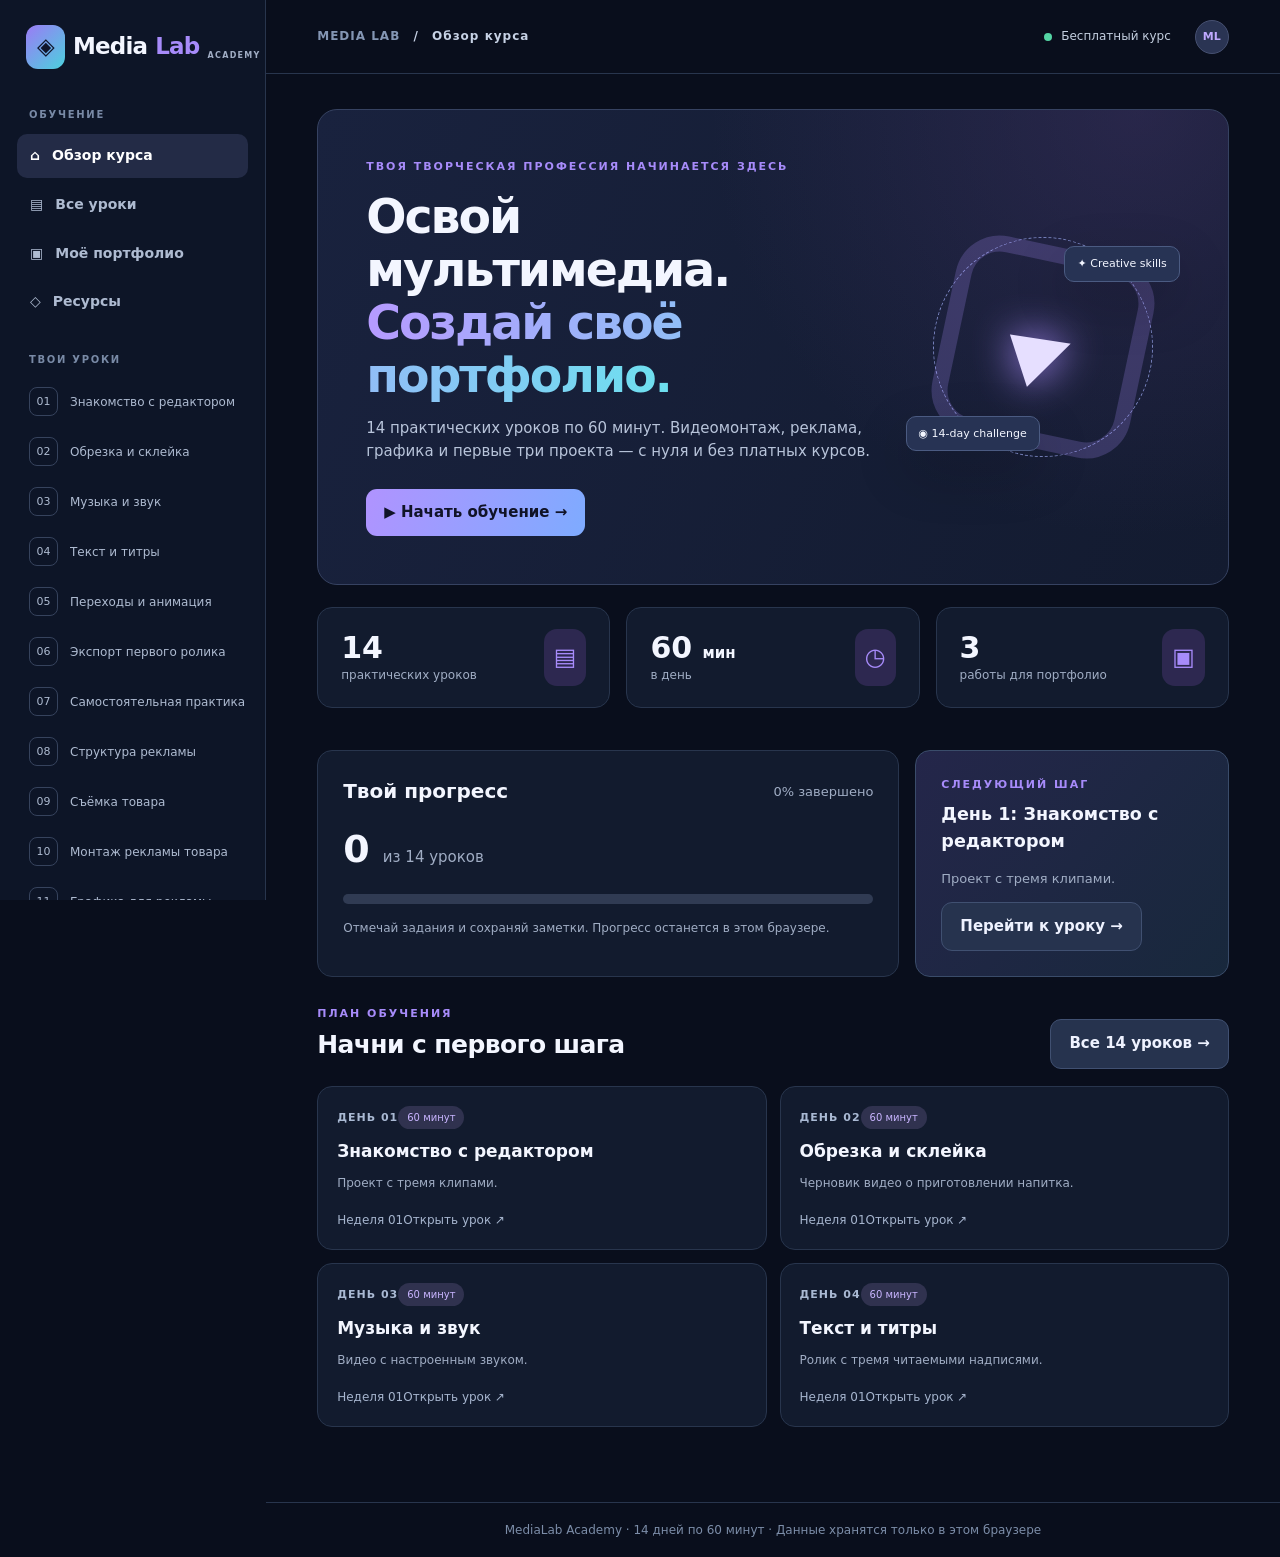
<file: index.html>
<!doctype html>
<html lang="ru"><head><meta charset="utf-8"><meta name="viewport" content="width=device-width,initial-scale=1">
<meta name="theme-color" content="#0a1020"><meta name="description" content="Интерактивный 14-дневный курс мультимедиа: уроки, упражнения, заметки, прогресс и портфолио.">
<title>MediaLab — мультимедиа с нуля</title><link rel="stylesheet" href="styles.css"></head>
<body>
<div class="app">
<aside class="sidebar" id="sidebar">
<a href="#overview" class="logo"><span class="logoicon">◈</span> Media<span>Lab</span><small>ACADEMY</small></a>
<div class="sidebarlabel">ОБУЧЕНИЕ</div>
<nav class="mainnav" aria-label="Главная навигация">
<button data-view="overview" class="navbtn active">⌂ <span>Обзор курса</span></button>
<button data-view="lessons" class="navbtn">▤ <span>Все уроки</span></button>
<button data-view="portfolio" class="navbtn">▣ <span>Моё портфолио</span></button>
<button data-view="resources" class="navbtn">◇ <span>Ресурсы</span></button>
</nav>
<div class="sidebarlabel weeklabel">ТВОИ УРОКИ</div><div id="sideDays" class="sideDays"></div>
<div class="sidebottom"><div class="sideprogress"><span>Твой прогресс</span><b id="sidePercent">0%</b><div class="track"><i id="sideBar"></i></div></div><button id="exportBtn" class="ghostbtn">↓ Экспорт прогресса</button><label class="importlabel" for="importFile">↑ Импорт прогресса</label><input id="importFile" type="file" accept="application/json,.json" hidden></div>
</aside>
<div class="maincolumn">
<header class="topbar"><button id="menuBtn" class="menubtn" aria-label="Открыть меню">☰</button><div class="breadcrumb">MEDIA LAB <span>/</span> <span id="breadcrumb">Обзор курса</span></div><div class="topright"><span class="statusdot"></span> Бесплатный курс <span class="topavatar">ML</span></div></header>
<main id="content" tabindex="-1"></main>
<footer>MediaLab Academy · 14 дней по 60 минут · Данные хранятся только в этом браузере</footer>
</div></div>
<div id="toast" role="status" aria-live="polite"></div>
<script src="data.js"></script><script src="app.js"></script>
</body></html>
</file>
<file: styles.css>
:root{color-scheme:dark;--bg:#090e1c;--panel:#121b2e;--panel2:#18243a;--line:#28354d;--text:#f3f6ff;--muted:#a0adc4;--purple:#a78bfa;--cyan:#50d8e8;--green:#54d5a4;--shadow:0 20px 55px #0003}*{box-sizing:border-box}html{scroll-behavior:smooth}body{margin:0;background:var(--bg);color:var(--text);font:15px/1.55 Inter,system-ui,-apple-system,Segoe UI,sans-serif}button,input,textarea{font:inherit}button{cursor:pointer}button:focus-visible,a:focus-visible,input:focus-visible,textarea:focus-visible{outline:2px solid var(--cyan);outline-offset:3px}a{color:inherit;text-decoration:none}.app{display:grid;grid-template-columns:266px minmax(0,1fr);min-height:100vh}.sidebar{position:sticky;top:0;height:100vh;overflow:auto;background:#0d1527;border-right:1px solid var(--line);padding:25px 17px;display:flex;flex-direction:column;z-index:10}.logo{display:flex;align-items:center;gap:8px;font-size:23px;font-weight:850;letter-spacing:-.8px;padding:0 9px 30px}.logo span:not(.logoicon){color:var(--purple)}.logoicon{background:linear-gradient(135deg,#9b7bf5,#4bd1de);border-radius:12px;padding:4px 11px;color:#10152b}.logo small{font-size:8px;letter-spacing:1.3px;align-self:end;margin-bottom:6px;color:var(--muted)}.sidebarlabel{font-size:10px;letter-spacing:1.7px;color:#798aa6;font-weight:800;margin:8px 12px 12px}.weeklabel{margin-top:28px}.mainnav,.sideDays{display:grid;gap:5px}.navbtn,.daybtn{border:0;text-align:left;color:#aebbd1;background:transparent;border-radius:10px;display:flex;align-items:center;gap:12px;padding:11px 13px;width:100%}.navbtn{font-weight:650;font-size:14px}.navbtn.active,.navbtn:hover,.daybtn.active,.daybtn:hover{background:#232b46;color:#fff}.daybtn{padding:8px 12px;font-size:12px}.daybtn .daynum{display:grid;place-items:center;border:1px solid #36435d;border-radius:8px;width:29px;height:29px;flex:none;font-size:11px}.daybtn.done .daynum{background:#1d5c51;color:#75edc5;border-color:#1d5c51}.daybtn .dayname{overflow:hidden;white-space:nowrap;text-overflow:ellipsis}.sidebottom{margin-top:auto;padding:22px 10px 0}.sideprogress{font-size:12px;display:grid;grid-template-columns:1fr auto;gap:9px;color:var(--muted)}.sideprogress b{color:var(--text)}.track{grid-column:span 2;height:7px;background:#303b53;border-radius:20px;overflow:hidden}.track i{display:block;height:100%;width:0;background:linear-gradient(90deg,var(--purple),var(--cyan));border-radius:20px;transition:width .25s}.ghostbtn,.importlabel{display:block;width:100%;text-align:center;background:transparent;border:1px solid var(--line);color:#d7e0f2;border-radius:9px;padding:10px;margin-top:13px;font-size:12px;cursor:pointer}.importlabel{margin-top:6px}.ghostbtn:hover,.importlabel:hover{background:#202b42}.maincolumn{min-width:0}.topbar{height:74px;border-bottom:1px solid var(--line);display:flex;align-items:center;justify-content:space-between;padding:0 clamp(22px,4vw,62px);gap:12px}.breadcrumb{font-size:12px;letter-spacing:1px;font-weight:750;color:#8496b4}.breadcrumb span{color:#c7d2e5;margin-left:8px}.topright{font-size:12px;color:#c4cfe0;display:flex;align-items:center;gap:9px}.statusdot{width:8px;height:8px;background:var(--green);border-radius:50%}.topavatar{display:grid;place-items:center;background:#2a3453;border:1px solid #465071;width:34px;height:34px;border-radius:50%;margin-left:15px;color:#bfa9ff;font-size:11px;font-weight:800}.menubtn{display:none;background:none;border:0;color:#fff;font-size:22px}main{max-width:1280px;margin:0 auto;padding:35px clamp(22px,4vw,62px) 75px;min-height:calc(100vh - 125px)}footer{border-top:1px solid var(--line);padding:18px 45px;color:#7c8da8;font-size:12px;text-align:center}.eyebrow{color:var(--purple);font-size:11px;font-weight:850;letter-spacing:2px;text-transform:uppercase}.hero{display:grid;grid-template-columns:1.5fr .8fr;gap:25px;align-items:center;background:radial-gradient(circle at 90% 0%,#46356c66,transparent 45%),linear-gradient(115deg,#19223e,#131b30);border:1px solid #364261;border-radius:20px;padding:clamp(25px,4vw,48px);overflow:hidden;position:relative}.hero h1{font-size:clamp(32px,3.7vw,56px);line-height:1.12;letter-spacing:-2px;margin:15px 0}.hero h1 em{font-style:normal;background:linear-gradient(90deg,#b69aff,#6de0ef);background-clip:text;color:transparent}.hero p{color:#b8c4da;max-width:580px;margin-bottom:25px}.heroart{min-height:225px;display:grid;place-items:center;position:relative}.orbit{width:220px;height:220px;border:1px dashed #7984c0;border-radius:50%;display:grid;place-items:center;transform:rotate(-18deg)}.orbit:before{content:"";width:170px;height:170px;position:absolute;border:16px solid #a68bf53b;border-radius:45px;transform:rotate(30deg)}.play{font-size:72px;color:#e6dfff;text-shadow:0 0 40px #ad8eff}.pill{position:absolute;background:#273354;border:1px solid #4b5b82;border-radius:10px;padding:8px 12px;font-size:11px;box-shadow:var(--shadow)}.pill.one{top:12px;right:0}.pill.two{bottom:8px;left:0}.primary,.secondary{border:0;border-radius:11px;padding:12px 18px;font-weight:800;display:inline-flex;align-items:center;justify-content:center;gap:8px}.primary{background:linear-gradient(110deg,#b093ff,#7eabff);color:#101327}.primary:hover{filter:brightness(1.12)}.secondary{background:#26334e;color:#eef2ff;border:1px solid #405071}.secondary:hover{background:#334362}.statsgrid{display:grid;grid-template-columns:repeat(3,1fr);gap:16px;margin:22px 0 42px}.statcard,.panel,.lessoncard,.resourcecard,.projectcard{background:var(--panel);border:1px solid var(--line);border-radius:15px}.statcard{padding:21px 23px;display:flex;align-items:center;justify-content:space-between;gap:10px}.statcard .value{font-size:30px;font-weight:850;line-height:1.2}.statcard .hint{font-size:12px;color:var(--muted)}.statcard .ico{font-size:24px;color:var(--purple);background:#2d2850;padding:10px;border-radius:13px}.sectiontitle{display:flex;justify-content:space-between;align-items:end;gap:15px;margin:28px 0 17px}.sectiontitle h2{font-size:25px;letter-spacing:-.6px;margin:4px 0}.sectiontitle p{color:var(--muted);font-size:13px;margin:0}.lessongrid{display:grid;grid-template-columns:repeat(2,minmax(0,1fr));gap:13px}.lessoncard{padding:19px;display:flex;flex-direction:column;gap:11px;min-height:164px;text-align:left;color:var(--text);transition:transform .15s,border-color .15s}.lessoncard:hover{transform:translateY(-2px);border-color:#8377b6}.lessoncard .cardtop{display:flex;justify-content:space-between;align-items:center}.daytag{color:#a9b9d3;font-size:11px;font-weight:800;letter-spacing:1px}.tag{font-size:10px;padding:4px 9px;border-radius:20px;background:#30324f;color:#c9b5ff}.tag.completed{background:#1b463f;color:#7ce6c0}.lessoncard h3{font-size:17px;margin:0;line-height:1.35}.lessoncard p{font-size:12px;color:var(--muted);margin:0}.lessoncard .cardfoot{margin-top:auto;display:flex;justify-content:space-between;color:#a6b5ce;font-size:12px}.panel{padding:25px}.dashboardrow{display:grid;grid-template-columns:1.3fr .7fr;gap:16px}.progresshead{display:flex;justify-content:space-between;gap:10px;align-items:center}.progresshead h3{margin:0;font-size:20px}.progresshead span{font-size:13px;color:var(--muted)}.progressbig{font-size:38px;font-weight:850;margin:13px 0}.progressbig small{font-size:15px;font-weight:500;color:var(--muted)}.progressbar{height:10px;background:#303b53;border-radius:20px;overflow:hidden;margin:15px 0}.progressbar i{height:100%;display:block;background:linear-gradient(90deg,#a789fb,#4cdbd4);width:0}.hint{font-size:12px;color:var(--muted)}.callout{background:linear-gradient(130deg,#24264a,#18283c);border:1px solid #3a4c6a;border-radius:15px;padding:25px}.callout h3{margin:8px 0}.callout p{color:var(--muted);font-size:13px}.lessonlayout{display:grid;grid-template-columns:minmax(0,1fr) 290px;gap:20px}.lessonhero{background:linear-gradient(125deg,#252348,#172438);border:1px solid #49466d;border-radius:17px;padding:29px;margin-bottom:20px}.lessonhero h1{font-size:clamp(27px,3vw,40px);line-height:1.2;margin:11px 0}.lessonhero p{color:var(--muted);margin:0}.block{background:var(--panel);border:1px solid var(--line);padding:25px;border-radius:15px;margin-bottom:14px}.block h3{font-size:18px;margin:0 0 12px}.block p{color:#c4cee0;white-space:pre-line;margin:0 0 14px}.time{display:inline-block;color:var(--cyan);font-size:12px;margin-right:9px}.linkrow{display:flex;flex-wrap:wrap;gap:9px}.linkrow a,.resourcecard a{color:#a6e8f0;font-size:13px;text-decoration:underline;text-underline-offset:3px}.result{background:#1b3c3c;border:1px solid #31685b;border-radius:10px;padding:14px;color:#9cf2ce}.checkrow{display:flex;gap:10px;align-items:flex-start;margin:10px 0;color:#d7e0f0;font-size:14px}.checkrow input{accent-color:#a48bfa;width:17px;height:17px;flex:none;margin-top:3px}.note{display:block;width:100%;min-height:145px;resize:vertical;background:#0c1424;border:1px solid #3a4761;border-radius:11px;padding:14px;color:#fff;margin:10px 0}.lessonactions{display:flex;gap:10px;flex-wrap:wrap;margin-top:16px}.rightpanel{position:sticky;top:20px;align-self:start}.rightpanel .panel{margin-bottom:15px}.rightpanel h3{margin:0 0 12px}.ministat{font-size:12px;color:var(--muted);margin-bottom:12px}.timer{font-size:45px;font-variant-numeric:tabular-nums;font-weight:800;letter-spacing:2px;margin:5px 0 12px}.timercontrols{display:flex;gap:8px;flex-wrap:wrap}.timercontrols button{flex:1}.quicklist{list-style:none;padding:0;margin:0}.quicklist li{padding:9px 0;border-bottom:1px solid var(--line);font-size:13px;color:#bdc8da}.quicklist li:last-child{border:0}.resourcegrid,.projectgrid{display:grid;grid-template-columns:repeat(2,minmax(0,1fr));gap:15px}.resourcecard,.projectcard{padding:23px}.resourcecard h3,.projectcard h3{margin:0 0 8px}.resourcecard p,.projectcard p{color:var(--muted);font-size:13px}.projectcard .art{height:105px;border-radius:11px;background:radial-gradient(circle at 70% 35%,#7663b7,#202c49 60%);display:grid;place-items:center;font-size:42px;margin-bottom:16px}.fieldlabel{display:block;font-size:13px;font-weight:750;margin:12px 0 6px}.input{width:100%;padding:12px;background:#0d1728;border:1px solid #384762;border-radius:10px;color:white}.projectcard textarea{min-height:72px}.projectcard .saveproject{margin-top:12px}.weekhead{grid-column:1/-1;margin:18px 0 0;font-size:13px;letter-spacing:1px;color:var(--purple);font-weight:850}.filterrow{display:flex;gap:8px;flex-wrap:wrap;margin-bottom:17px}.filterrow button{border:1px solid var(--line);background:var(--panel);color:var(--muted);border-radius:20px;padding:8px 13px;font-size:12px}.filterrow button.selected{background:#443b70;color:#fff;border-color:#8474bd}.search{background:#101a2d;border:1px solid var(--line);padding:11px 14px;color:white;border-radius:10px;width:min(100%,360px)}.sectionintro{color:var(--muted);max-width:720px}.empty{padding:35px;color:var(--muted);border:1px dashed var(--line);border-radius:12px}.toast{position:fixed;bottom:25px;right:25px;background:#243957;border:1px solid #54769c;padding:13px 18px;border-radius:11px;color:#fff;opacity:0;pointer-events:none;transition:opacity .2s;z-index:20}#toast{position:fixed;bottom:25px;right:25px;background:#243957;border:1px solid #54769c;padding:13px 18px;border-radius:11px;color:#fff;opacity:0;pointer-events:none;transition:opacity .2s;z-index:20}#toast.show{opacity:1}@media(max-width:1100px){.app{grid-template-columns:220px 1fr}.sidebar{padding:20px 10px}.lessonlayout{grid-template-columns:1fr}.rightpanel{position:static;display:grid;grid-template-columns:1fr 1fr;gap:14px}.rightpanel .panel{margin:0}.heroart{min-height:180px}.orbit{width:170px;height:170px}.orbit:before{width:120px;height:120px}}@media(max-width:780px){.app{display:block}.sidebar{position:fixed;left:0;top:0;transform:translateX(-110%);width:270px;box-shadow:var(--shadow);transition:transform .2s}.sidebar.open{transform:translateX(0)}.menubtn{display:block}.topbar{height:64px;padding:0 18px}.topright{font-size:0}.topavatar{font-size:11px}.hero{grid-template-columns:1fr}.heroart{display:none}main{padding:24px 18px 55px}.statsgrid{gap:8px}.statcard{padding:14px;flex-direction:column;align-items:flex-start}.statcard .value{font-size:25px}.statcard .ico{display:none}.dashboardrow{grid-template-columns:1fr}.lessongrid,.resourcegrid,.projectgrid{grid-template-columns:1fr}.rightpanel{grid-template-columns:1fr}.sectiontitle{align-items:start;flex-direction:column}.hero h1{letter-spacing:-1px}.lessonhero,.block{padding:21px}}@media(prefers-reduced-motion:reduce){html{scroll-behavior:auto}*{transition:none!important}}
</file>
